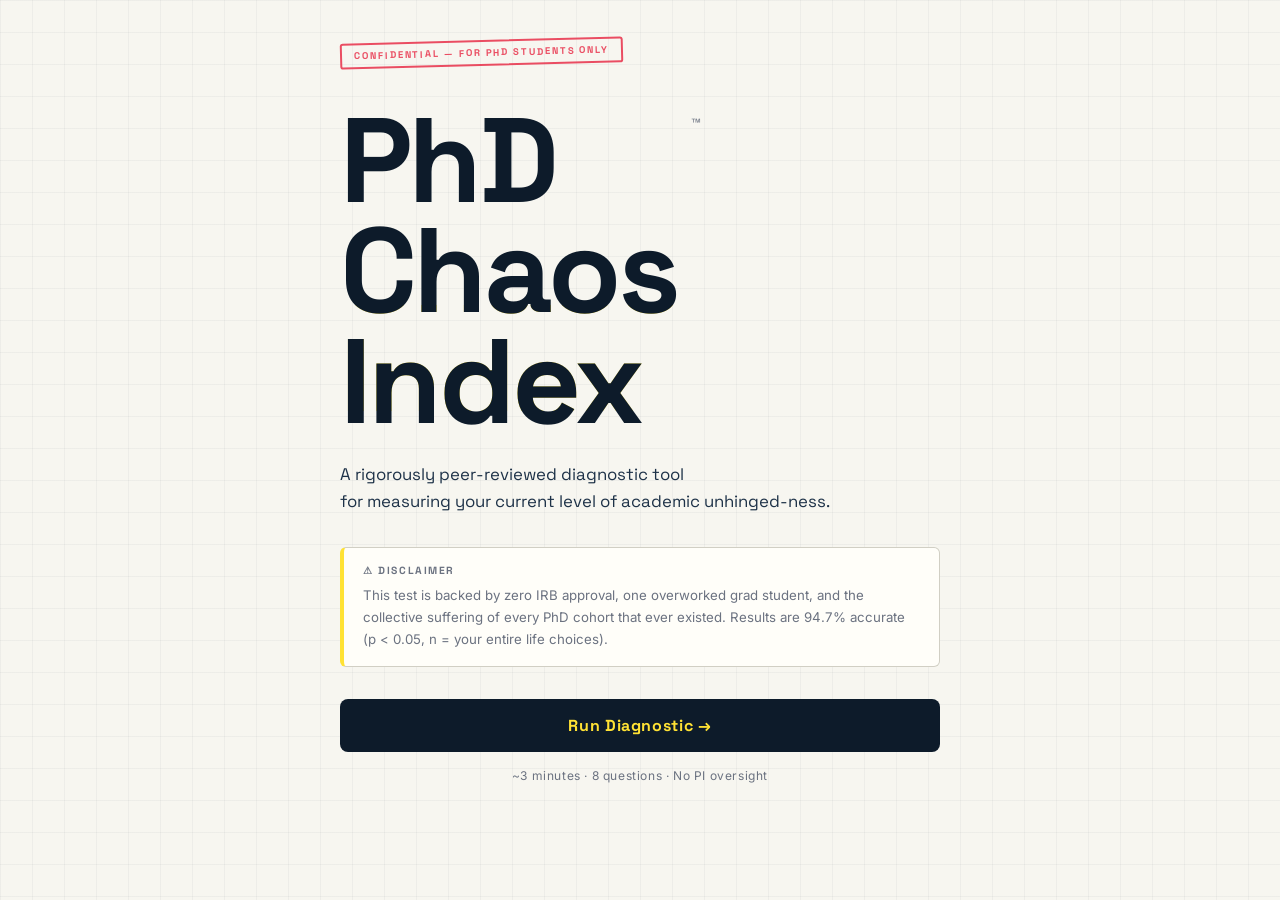
<file: index.html>
<!DOCTYPE html>
<html lang="en">
<head>
  <meta charset="UTF-8" />
  <meta name="viewport" content="width=device-width, initial-scale=1.0" />
  <title>PhD Chaos Index — How Unhinged Are You Today?</title>
  <link rel="icon" href="data:image/svg+xml,<svg xmlns=%22http://www.w3.org/2000/svg%22 viewBox=%220 0 100 100%22><text y=%22.9em%22 font-size=%2290%22>🔬</text></svg>" />
  <link rel="preconnect" href="https://fonts.googleapis.com" />
  <link rel="preconnect" href="https://fonts.gstatic.com" crossorigin />
  <link href="https://fonts.googleapis.com/css2?family=Space+Grotesk:wght@400;500;600;700&family=Inter:wght@300;400;500&display=swap" rel="stylesheet" />
  <style>
/* ════════════════════════════════════════
   PhD CHAOS INDEX — stylesheet
   Lab notebook gone feral aesthetic
   ════════════════════════════════════════ */

*, *::before, *::after { box-sizing: border-box; margin: 0; padding: 0; }

:root {
  --bg:       #F7F6F0;
  --paper:    #FFFEF9;
  --navy:     #0D1B2A;
  --navy-mid: #1E3248;
  --yellow:   #FFE234;
  --red:      #E8304A;
  --green:    #1A8A5A;
  --muted:    #6B7280;
  --border:   #D1CFC4;
  --ink:      #0D1B2A;

  --chaos-low:  #1A8A5A;
  --chaos-mid:  #F59E0B;
  --chaos-high: #E8304A;

  --font-display: 'Space Grotesk', sans-serif;
  --font-body:    'Inter', sans-serif;
}

/* ── BASE ── */
html { scroll-behavior: smooth; }

body {
  background: var(--bg);
  color: var(--ink);
  font-family: var(--font-body);
  font-weight: 400;
  min-height: 100vh;
  /* subtle grid paper texture */
  background-image:
    linear-gradient(rgba(13,27,42,0.04) 1px, transparent 1px),
    linear-gradient(90deg, rgba(13,27,42,0.04) 1px, transparent 1px);
  background-size: 32px 32px;
}

/* ── SCREENS ── */
.screen { display: none; }
.screen.active { display: block; }

.container {
  max-width: 640px;
  margin: 0 auto;
  padding: 2.5rem 1.25rem 5rem;
}

/* ════════════════════════════════════════
   INTRO SCREEN
   ════════════════════════════════════════ */

.stamp {
  display: inline-block;
  font-family: var(--font-display);
  font-size: 0.6rem;
  font-weight: 700;
  letter-spacing: 0.2em;
  text-transform: uppercase;
  color: var(--red);
  border: 2px solid var(--red);
  padding: 0.3rem 0.75rem;
  border-radius: 3px;
  transform: rotate(-1.5deg);
  margin-bottom: 2.5rem;
  opacity: 0.85;
}

.hero-title-wrap {
  position: relative;
  display: inline-block;
  margin-bottom: 1.5rem;
}

.hero-title {
  font-family: var(--font-display);
  font-size: clamp(4rem, 16vw, 7.5rem);
  font-weight: 700;
  line-height: 0.92;
  letter-spacing: -0.03em;
  color: var(--navy);
  /* The signature element: yellow highlight on title */
  background: linear-gradient(
    to bottom,
    transparent 60%,
    var(--yellow) 60%,
    var(--yellow) 92%,
    transparent 92%
  );
  -webkit-background-clip: text;
  background-clip: text;
  -webkit-text-fill-color: var(--navy);
}

.chaos-badge {
  position: absolute;
  top: 0.5rem;
  right: -1.5rem;
  font-family: var(--font-display);
  font-size: 1.1rem;
  color: var(--muted);
}

.hero-sub {
  font-family: var(--font-display);
  font-size: clamp(0.9rem, 2.5vw, 1.05rem);
  font-weight: 400;
  color: var(--navy-mid);
  line-height: 1.6;
  margin-bottom: 2rem;
}

.disclaimer-box {
  background: var(--paper);
  border: 1.5px solid var(--border);
  border-left: 4px solid var(--yellow);
  border-radius: 6px;
  padding: 1rem 1.2rem;
  margin-bottom: 2rem;
}

.disclaimer-label {
  display: block;
  font-family: var(--font-display);
  font-size: 0.65rem;
  font-weight: 700;
  letter-spacing: 0.15em;
  text-transform: uppercase;
  color: var(--muted);
  margin-bottom: 0.5rem;
}

.disclaimer-box p {
  font-size: 0.83rem;
  line-height: 1.65;
  color: var(--muted);
}

.footnote {
  text-align: center;
  font-size: 0.75rem;
  color: var(--muted);
  margin-top: 1rem;
  letter-spacing: 0.05em;
}

/* ════════════════════════════════════════
   BUTTONS
   ════════════════════════════════════════ */

.btn-primary {
  display: block;
  width: 100%;
  padding: 1rem 1.5rem;
  background: var(--navy);
  color: var(--yellow);
  font-family: var(--font-display);
  font-size: 1rem;
  font-weight: 700;
  letter-spacing: 0.04em;
  border: none;
  border-radius: 8px;
  cursor: pointer;
  transition: background 0.18s, transform 0.12s;
  text-align: center;
}

.btn-primary:hover {
  background: var(--navy-mid);
  transform: translateY(-2px);
}

.btn-next {
  display: block;
  width: 100%;
  padding: 0.9rem 1.5rem;
  background: var(--yellow);
  color: var(--navy);
  font-family: var(--font-display);
  font-size: 0.95rem;
  font-weight: 700;
  letter-spacing: 0.04em;
  border: none;
  border-radius: 8px;
  cursor: pointer;
  transition: opacity 0.18s, transform 0.12s;
  margin-top: 1rem;
}

.btn-next:disabled {
  opacity: 0.25;
  cursor: not-allowed;
  transform: none;
}

.btn-next:not(:disabled):hover {
  transform: translateY(-2px);
}

/* ════════════════════════════════════════
   CHAOS METER
   ════════════════════════════════════════ */

.meter-wrap {
  background: var(--paper);
  border: 1.5px solid var(--border);
  border-radius: 10px;
  padding: 1rem 1.2rem 0.8rem;
  margin-bottom: 1.5rem;
}

.meter-label-row {
  display: flex;
  justify-content: space-between;
  align-items: center;
  margin-bottom: 0.6rem;
}

.meter-label {
  font-family: var(--font-display);
  font-size: 0.65rem;
  font-weight: 700;
  letter-spacing: 0.18em;
  text-transform: uppercase;
  color: var(--muted);
}

.meter-value {
  font-family: var(--font-display);
  font-size: 1rem;
  font-weight: 700;
  color: var(--navy);
  transition: color 0.4s;
}

.meter-track {
  height: 14px;
  background: var(--bg);
  border: 1.5px solid var(--border);
  border-radius: 99px;
  overflow: hidden;
  position: relative;
  margin-bottom: 0.4rem;
}

.meter-fill {
  height: 100%;
  width: 0%;
  border-radius: 99px;
  background: linear-gradient(90deg, var(--chaos-low), var(--chaos-mid), var(--chaos-high));
  background-size: 300% 100%;
  transition: width 0.6s cubic-bezier(.4,0,.2,1), background-position 0.6s;
}

/* shake animation for high chaos */
@keyframes shake {
  0%, 100% { transform: translateX(0); }
  20% { transform: translateX(-3px) rotate(-0.5deg); }
  40% { transform: translateX(3px) rotate(0.5deg); }
  60% { transform: translateX(-2px); }
  80% { transform: translateX(2px); }
}

.meter-fill.shaking {
  animation: shake 0.4s ease-in-out infinite;
}

.meter-zones {
  display: flex;
  justify-content: space-between;
  font-size: 0.62rem;
  color: var(--muted);
  letter-spacing: 0.05em;
  padding: 0 2px;
}

/* ════════════════════════════════════════
   QUESTION CARD
   ════════════════════════════════════════ */

.q-card {
  background: var(--paper);
  border: 1.5px solid var(--border);
  border-radius: 12px;
  padding: 1.75rem 1.5rem;
  margin-bottom: 0;
  transition: opacity 0.25s, transform 0.25s;
}

.q-card.fade-out {
  opacity: 0;
  transform: translateY(-8px);
}

.q-meta {
  display: flex;
  justify-content: space-between;
  align-items: center;
  margin-bottom: 1.2rem;
}

.q-tag {
  font-family: var(--font-display);
  font-size: 0.62rem;
  font-weight: 700;
  letter-spacing: 0.18em;
  text-transform: uppercase;
  color: var(--muted);
}

.q-category {
  font-family: var(--font-display);
  font-size: 0.62rem;
  font-weight: 600;
  letter-spacing: 0.12em;
  text-transform: uppercase;
  background: var(--yellow);
  color: var(--navy);
  padding: 0.2rem 0.6rem;
  border-radius: 3px;
}

.q-text {
  font-family: var(--font-display);
  font-size: clamp(1rem, 3vw, 1.15rem);
  font-weight: 600;
  line-height: 1.45;
  color: var(--navy);
  margin-bottom: 1.5rem;
}

.options-grid {
  display: flex;
  flex-direction: column;
  gap: 0.6rem;
}

.option-btn {
  background: var(--bg);
  border: 1.5px solid var(--border);
  border-radius: 8px;
  padding: 0.85rem 1.1rem;
  text-align: left;
  font-family: var(--font-body);
  font-size: 0.88rem;
  font-weight: 400;
  color: var(--navy);
  cursor: pointer;
  transition: border-color 0.15s, background 0.15s, transform 0.1s;
  line-height: 1.5;
  display: flex;
  align-items: flex-start;
  gap: 0.6rem;
}

.option-btn:hover {
  border-color: var(--navy);
  background: var(--paper);
  transform: translateX(3px);
}

.option-btn.selected {
  border-color: var(--navy);
  background: var(--yellow);
  color: var(--navy);
  font-weight: 500;
}

.option-key {
  font-family: var(--font-display);
  font-size: 0.68rem;
  font-weight: 700;
  color: var(--muted);
  min-width: 1.2rem;
  margin-top: 2px;
  flex-shrink: 0;
}

.option-btn.selected .option-key { color: var(--navy); }

/* ════════════════════════════════════════
   RESULT SCREEN
   ════════════════════════════════════════ */

.result-header {
  text-align: center;
  margin-bottom: 2rem;
}

.result-eyebrow {
  font-family: var(--font-display);
  font-size: 0.65rem;
  font-weight: 700;
  letter-spacing: 0.22em;
  text-transform: uppercase;
  color: var(--muted);
  margin-bottom: 1.5rem;
}

.result-score-wrap {
  display: flex;
  justify-content: center;
  margin-bottom: 1.5rem;
}

.result-score-ring {
  position: relative;
  width: 130px;
  height: 130px;
}

.ring-svg {
  width: 100%;
  height: 100%;
  transform: rotate(-90deg);
}

.ring-bg {
  fill: none;
  stroke: var(--border);
  stroke-width: 8;
}

.ring-fill {
  fill: none;
  stroke: var(--navy);
  stroke-width: 8;
  stroke-linecap: round;
  stroke-dasharray: 327;
  stroke-dashoffset: 327;
  transition: stroke-dashoffset 1.2s cubic-bezier(.4,0,.2,1), stroke 0.5s;
}

.ring-inner {
  position: absolute;
  inset: 0;
  display: flex;
  flex-direction: column;
  align-items: center;
  justify-content: center;
}

.ring-number {
  font-family: var(--font-display);
  font-size: 2.2rem;
  font-weight: 700;
  color: var(--navy);
  line-height: 1;
}

.ring-unit {
  font-family: var(--font-display);
  font-size: 0.7rem;
  color: var(--muted);
  font-weight: 500;
}

.result-title {
  font-family: var(--font-display);
  font-size: clamp(1.5rem, 5vw, 2rem);
  font-weight: 700;
  color: var(--navy);
  margin-bottom: 0.5rem;
  line-height: 1.2;
}

.result-tagline {
  font-family: var(--font-body);
  font-size: 0.92rem;
  color: var(--muted);
  font-style: italic;
  line-height: 1.6;
  max-width: 440px;
  margin: 0 auto;
}

/* result blocks */
.result-body {
  display: flex;
  flex-direction: column;
  gap: 1rem;
  margin-bottom: 2rem;
}

.result-block {
  background: var(--paper);
  border: 1.5px solid var(--border);
  border-radius: 10px;
  padding: 1.25rem 1.3rem;
}

.highlight-block {
  border-color: var(--red);
  border-left: 4px solid var(--red);
  background: #FFF5F6;
}

.block-label {
  font-family: var(--font-display);
  font-size: 0.62rem;
  font-weight: 700;
  letter-spacing: 0.16em;
  text-transform: uppercase;
  color: var(--muted);
  margin-bottom: 0.65rem;
}

.block-text {
  font-size: 0.9rem;
  line-height: 1.75;
  color: #2D3748;
}

.citation-text {
  font-family: 'Courier New', monospace;
  font-size: 0.78rem;
  color: var(--muted);
  line-height: 1.7;
}

.result-actions {
  text-align: center;
}

.share-nudge {
  font-size: 0.78rem;
  color: var(--muted);
  margin-top: 0.85rem;
  font-style: italic;
}

/* ── RESPONSIVE ── */
@media (max-width: 480px) {
  .hero-title { font-size: clamp(3.5rem, 18vw, 5rem); }
  .q-card { padding: 1.3rem 1rem; }
  .result-block { padding: 1rem; }
  .container { padding: 2rem 1rem 4rem; }
}

@media (prefers-reduced-motion: reduce) {
  .meter-fill.shaking { animation: none; }
  * { transition-duration: 0.01ms !important; }
}

</style>
</head>
<body>

  <!-- ═══ INTRO SCREEN ═══ -->
  <section id="intro" class="screen active">
    <div class="container">
      <div class="stamp">CONFIDENTIAL — FOR PhD STUDENTS ONLY</div>

      <div class="hero-title-wrap">
        <h1 class="hero-title">PhD<br/>Chaos<br/>Index</h1>
        <div class="chaos-badge">™</div>
      </div>

      <p class="hero-sub">A rigorously peer-reviewed diagnostic tool<br/>for measuring your current level of academic unhinged-ness.</p>

      <div class="disclaimer-box">
        <span class="disclaimer-label">⚠ DISCLAIMER</span>
        <p>This test is backed by zero IRB approval, one overworked grad student, and the collective suffering of every PhD cohort that ever existed. Results are 94.7% accurate (p &lt; 0.05, n = your entire life choices).</p>
      </div>

      <button class="btn-primary" id="btn-start">Run Diagnostic →</button>

      <p class="footnote">~3 minutes · 8 questions · No PI oversight</p>
    </div>
  </section>

  <!-- ═══ QUIZ SCREEN ═══ -->
  <section id="quiz" class="screen">
    <div class="container">

      <!-- CHAOS METER -->
      <div class="meter-wrap">
        <div class="meter-label-row">
          <span class="meter-label">CHAOS LEVEL</span>
          <span class="meter-value" id="chaos-value">0%</span>
        </div>
        <div class="meter-track">
          <div class="meter-fill" id="chaos-fill"></div>
          <div class="meter-zones">
            <span>Functional</span>
            <span>Spiralling</span>
            <span>Chapped Marungi</span>
          </div>
        </div>
      </div>

      <!-- QUESTION CARD -->
      <div class="q-card" id="q-card">
        <div class="q-meta">
          <span class="q-tag" id="q-tag">QUESTION 01 / 08</span>
          <span class="q-category" id="q-category"></span>
        </div>
        <p class="q-text" id="q-text"></p>
        <div class="options-grid" id="options-grid"></div>
      </div>

      <button class="btn-next" id="btn-next" disabled>Next →</button>
    </div>
  </section>

  <!-- ═══ RESULT SCREEN ═══ -->
  <section id="result" class="screen">
    <div class="container">
      <div class="result-header">
        <p class="result-eyebrow">DIAGNOSTIC COMPLETE</p>
        <div class="result-score-wrap">
          <div class="result-score-ring">
            <svg viewBox="0 0 120 120" class="ring-svg">
              <circle cx="60" cy="60" r="52" class="ring-bg"/>
              <circle cx="60" cy="60" r="52" class="ring-fill" id="ring-fill"/>
            </svg>
            <div class="ring-inner">
              <span class="ring-number" id="ring-number">0</span>
              <span class="ring-unit">/ 100</span>
            </div>
          </div>
        </div>
        <h2 class="result-title" id="result-title"></h2>
        <p class="result-tagline" id="result-tagline"></p>
      </div>

      <div class="result-body">
        <div class="result-block" id="block-diagnosis">
          <p class="block-label">🔬 OFFICIAL DIAGNOSIS</p>
          <p class="block-text" id="result-diagnosis"></p>
        </div>

        <div class="result-block" id="block-pi">
          <p class="block-label">🕵️ PI THREAT ASSESSMENT</p>
          <p class="block-text" id="result-pi"></p>
        </div>

        <div class="result-block" id="block-survival">
          <p class="block-label">🧯 SURVIVAL PROTOCOL</p>
          <p class="block-text" id="result-survival"></p>
        </div>

        <div class="result-block highlight-block" id="block-roast">
          <p class="block-label">☠️ THE ROAST</p>
          <p class="block-text" id="result-roast"></p>
        </div>

        <div class="result-block" id="block-citation">
          <p class="block-label">📄 CITE THIS RESULT</p>
          <p class="block-text citation-text" id="result-citation"></p>
        </div>
      </div>

      <div class="result-actions">
        <button class="btn-primary" id="btn-restart">Run Diagnostic Again</button>
        <p class="share-nudge">Share your chaos score with your labmates. They're definitely worse.</p>
      </div>
    </div>
  </section>

  <script>
/* ════════════════════════════════════════
   PhD CHAOS INDEX — quiz.js
   All questions, scoring, and results
   ════════════════════════════════════════ */

// ── QUESTIONS ──────────────────────────────────────────────────────────────
// Each option has a `chaos` score (0–15). Higher = more unhinged.

const questions = [
  {
    category: "PI Surveillance",
    text: "Your PI just walked into the lab unannounced and is doing that thing where he 'casually' looks over your shoulder at your screen. You:",
    options: [
      { text: "Alt-tab to a paper. A relevant paper. One you've definitely read.", chaos: 2 },
      { text: "Minimize everything and say 'oh I was just about to come find you' with full eye contact.", chaos: 6 },
      { text: "Don't flinch. You have 11 tabs open and one of them is your CV updated with other labs.", chaos: 10 },
      { text: "Look him dead in the eyes, slowly close the laptop, and say nothing. Let him wonder.", chaos: 15 },
    ]
  },
  {
    category: "Lab Life",
    text: "It's 8pm. You've been in the lab since 9am. Your experiment failed for the 4th consecutive time this week. You feel:",
    options: [
      { text: "Frustrated, but methodical. I'll troubleshoot and try again tomorrow.", chaos: 1 },
      { text: "Honestly fine? I've emotionally detached from my data at this point.", chaos: 7 },
      { text: "One more failed replicate away from submitting my resignation via interpretive dance.", chaos: 12 },
      { text: "Nothing. I feel nothing. I am the experiment now.", chaos: 15 },
    ]
  },
  {
    category: "Psychoanalysis Hour",
    text: "Someone asks you to explain your research at a party. You give a 2-minute version. They say 'oh so you're like… a lab technician?' You:",
    options: [
      { text: "Politely clarify that a PhD involves original research and independent thought.", chaos: 2 },
      { text: "Say 'yeah basically' and immediately change the subject. It's not worth it.", chaos: 5 },
      { text: "Spiral internally while smiling externally. You're fine. Totally fine.", chaos: 9 },
      { text: "Ask them what THEY do, and then tell them a lab technician probably makes more than you anyway.", chaos: 14 },
    ]
  },
  {
    category: "On-the-Spot Thinking",
    text: "Your PI surprises you with 'so can you present your progress to the group right now? Just 10 minutes, off the top of your head.'",
    options: [
      { text: "Sure, let me just pull up my slides — I always keep them updated.", chaos: 1 },
      { text: "Nod confidently, open laptop, and frantically arrange figures into something defensible in 4 minutes.", chaos: 8 },
      { text: "My brain empties completely. I forget my own name. I describe my project using only metaphors.", chaos: 13 },
      { text: "Say 'absolutely' with full confidence, make up 60% of it in real time, and somehow it goes well. Chaotic evil.", chaos: 15 },
    ]
  },
  {
    category: "PI Intelligence",
    text: "Your PI emails you at 11pm asking 'where are you with the [thing]?' How do you read this?",
    options: [
      { text: "A genuine check-in. He's invested in my progress and wants to stay informed.", chaos: 1 },
      { text: "He probably just remembered and wanted to document that he asked. Classic.", chaos: 6 },
      { text: "This is surveillance disguised as mentorship. He knows. He always knows.", chaos: 11 },
      { text: "He's building a case. I've already started a reply that I've now deleted 7 times.", chaos: 15 },
    ]
  },
  {
    category: "Emotional State",
    text: "It's the middle of the week. Describe your current relationship with your thesis.",
    options: [
      { text: "We're in a good place. I feel clear on the direction and the timeline is manageable.", chaos: 0 },
      { text: "It's complicated. We're going through a rough patch but we'll be okay.", chaos: 6 },
      { text: "It's a situationship. I'm doing all the work, it gives me nothing back, and I can't leave.", chaos: 12 },
      { text: "We've both said things we can't take back. I'm staying for the stipend.", chaos: 15 },
    ]
  },
  {
    category: "Coping Mechanisms",
    text: "Your grant deadline is in 48 hours, your PI is cc'ing everyone on emails, and your code broke. You cope by:",
    options: [
      { text: "Breaking the problem into small tasks, making a priority list, and executing.", chaos: 1 },
      { text: "Ordering food, putting on a comfort show in one corner, and hyperfocusing until it's done.", chaos: 6 },
      { text: "Texting your labmate a single 'chapped marungi' and hoping they understand. They do.", chaos: 11 },
      { text: "Closing the laptop, lying on the floor of the lab, and staring at the ceiling for exactly 7 minutes before getting up and finishing everything in a fugue state.", chaos: 15 },
    ]
  },
  {
    category: "Final Boss",
    text: "Honestly, how unhinged are you RIGHT NOW, today, as you sit here taking this quiz instead of doing your actual work?",
    options: [
      { text: "I'm procrastinating but I have a plan. This counts as a mental health break.", chaos: 3 },
      { text: "Medium unhinged. I've eaten today but the sleep situation is complicated.", chaos: 8 },
      { text: "I've reread the same paragraph of a paper 4 times. I have a Slack message I haven't opened. I'm fine.", chaos: 12 },
      { text: "I found this quiz through a link chain I can no longer trace. I don't know what time it is.", chaos: 15 },
    ]
  }
];

// ── RESULT TIERS ────────────────────────────────────────────────────────────

const results = [
  {
    min: 0, max: 20,
    title: "Suspiciously Functional",
    tagline: "Either you're very okay, or you're very good at pretending. We respect both.",
    score_label: "Low",
    ring_color: "#1A8A5A",
    diagnosis: "Your chaos index registers at a concerningly low level. You make to-do lists and — here's the alarming part — you actually do them. Your methods section is organised. You've read papers this week that weren't just the abstract. Science needs people like you. Please don't leave.",
    pi: "LOW THREAT. Your PI's surveillance activities yield nothing of interest. He has started trying to find flaws in your work out of pure boredom. He cannot find them. This makes him more nosy.",
    survival: "Honestly? You don't need one. But watch your back — high-functioning PhD students tend to get voluntarily 'assigned' the new rotation students to mentor. This is how they get you.",
    roast: "You took a procrastination quiz and still somehow made it productive by treating it as a mindfulness exercise. You're the person in the group project who finishes their part early and 'doesn't mind' reviewing everyone else's. Your colleagues fear and adore you. You're low-key insufferable and entirely too okay for this environment.",
    citation: "Functional, S. (2024). A rare case of intact executive function in the third year of a PhD programme. Journal of Inexplicable Coping, 1(1), 1–3. DOI: 10.0000/how"
  },
  {
    min: 21, max: 45,
    title: "Academically Questionable",
    tagline: "Holding it together. But 'together' is doing a lot of work in that sentence.",
    score_label: "Moderate",
    ring_color: "#F59E0B",
    diagnosis: "You're in the zone where everything is technically fine but you've started narrating your own life in third person when you're very tired. You know what you need to do. You're just not doing it yet. The deadline isn't until Thursday. It's Tuesday. You're fine. You're so fine.",
    pi: "MODERATE THREAT. Your PI asks questions in a tone that suggests he already knows the answer. He schedules 'quick check-ins' that last 47 minutes. You've started maintaining a mental log of which days he waters the plants because those are his good days.",
    survival: "Rule 1: Always have one slide ready to show. Doesn't matter what it is. A figure, a half-made table, a flow chart. The appearance of progress is sometimes all you need. Rule 2: 'I'm finalising the analysis' means everything and nothing. Deploy freely.",
    roast: "You've described your thesis as 'almost there' for approximately six months. You have a complex relationship with your to-do list — you write things on it that you've already done, just for the satisfaction of crossing them off. You've explained your research to your parents so many times that they now give inaccurate summaries of it to relatives, and you've stopped correcting them.",
    citation: "Questionable, A. (2024). Functional dissociation as a sustainable PhD strategy: A mixed-methods self-study. Proceedings of the Annual Conference on Getting Through It, 4(2), 22–29."
  },
  {
    min: 46, max: 68,
    title: "Professionally Unravelling",
    tagline: "Chapped marungi mode: partial activation.",
    score_label: "High",
    ring_color: "#E8304A",
    diagnosis: "You are in a full situationship with your research. You've stopped being surprised when things go wrong and started being surprised when they go right. Your coping mechanisms have coping mechanisms. The lab is both your prison and your comfort zone, which is a psychological flag someone should probably look into.",
    pi: "HIGH THREAT. He is not just nosy — he is omniscient. He will mention, in your next meeting, something you thought in the shower. You've started conducting an internal audit before every interaction with him. You smile a specific way that means 'I hear you and I will address this' that doesn't mean you'll address it.",
    survival: "The Unravelling Protocol: (1) Eat something that isn't vending machine adjacent. (2) Close one — just ONE — browser tab. (3) Write down one true thing you know about your project. (4) Text a labmate. They are also unravelling. Misery plus company equals slightly less miserable. This is peer-reviewed.",
    roast: "You've read the same methods section of a paper four times and retained nothing. You have a draft email to your PI that you've edited so many times it now contradicts itself. Your inner monologue at this point is basically a live commentary of your own deterioration, and somehow you find it kind of funny? That's not a bad sign, actually. It means you're still in there.",
    citation: "Unravelling, P. (2024). Systematic collapse with preserved sense of humour: A longitudinal case study. International Journal of Okay But Actually Are You Okay, 3(1), 44–51. DOI: 10.0000/send-help"
  },
  {
    min: 69, max: 85,
    title: "Full Chapped Marungi Mode",
    tagline: "We see you. We understand. There are no words, only solidarity.",
    score_label: "Critical",
    ring_color: "#9333EA",
    diagnosis: "You have entered a state that cannot be adequately captured in academic language. Your relationship with time has become abstract. Your PI's name now triggers a physiological stress response. You've started referring to your thesis in the third person as 'the document.' The document is not cooperating. You are aware of this. You are choosing to take a quiz about it.",
    pi: "CRITICAL THREAT. Your PI is not a person at this point. He is a force of nature. A weather event. He doesn't knock. He emails at 11pm. He says 'as discussed' in reference to things that were never discussed. You have compiled a complete psychological profile of his behaviour patterns. This is not healthy but it is extremely accurate.",
    survival: "EMERGENCY PROTOCOL: (1) You are allowed to have a bad week. A bad month. Science is hard. You are one person. (2) The fact that you're still here means you're more stubborn than your worst day. (3) Close the laptop. Not to give up. To come back to it tomorrow. (4) Someone in your life thinks you're brilliant. They're not wrong. They also want you to eat something.",
    roast: "You took a quiz called the PhD Chaos Index and your result was FULL CHAPPED MARUNGI MODE. You knew this before you started. You took it for the validation. We're not judging — we ARE the quiz — and even we are a little concerned. You're funny about it, which is good. You're still showing up, which is impressive. But please, genuinely, have a glass of water and text someone back.",
    citation: "Marungi, C. (2024). Terminal chaos and its discontents: A first-person account with no control group. I Cannot Believe I'm Still Here: A Journal, 7(4), 1–1. DOI: 10.0000/chapped"
  },
  {
    min: 86, max: 120,
    title: "Beyond Classification",
    tagline: "The diagnostic tool cannot diagnose you. You have defeated the quiz.",
    score_label: "Transcendent",
    ring_color: "#0D1B2A",
    diagnosis: "You have achieved a state of chaos so complete that it has looped back into a kind of zen. You are not stressed. You are not fine. You are something else entirely — a being of pure deadline and spite, sustained by the sheer audacity of continuing to exist in academia. Your chaos index reads as an error. This is a feature, not a bug.",
    pi: "THREAT LEVEL: IRRELEVANT. You and your PI have entered a silent mutual understanding that can only be forged in the crucible of shared suffering. He is nosy. You are ungovernable. It balances out. Neither of you will speak of it.",
    survival: "There is no survival protocol for where you are. There is only the next thing. And then the next thing. And somehow you will do it — because you always do — because whatever this version of you is, it's stubborn and weird and surprisingly resilient. Chapped marungi fully activated. You're still here. That means something.",
    roast: "The irony is that you answered a quiz about losing your mind with the answers of someone who has already made peace with it. You're not chaotic — you're post-chaotic. You've been through the loop and come out the other side with a dry sense of humour and absolutely zero patience for anyone's nonsense. Honestly? Iconic. Terrible coping strategies, iconic personality.",
    citation: "Beyond, C. (2024). I transcended the chaos scale and all I got was this result. Unpublished. It will never be published. That's fine. That's okay. Journal of Things That Will Never Be Submitted, ∞."
  }
];

// ── STATE ────────────────────────────────────────────────────────────────────
let currentQ   = 0;
let totalChaos = 0;
let selected   = null;
const maxPossible = questions.reduce((sum, q) =>
  sum + Math.max(...q.options.map(o => o.chaos)), 0);

// ── DOM REFS ─────────────────────────────────────────────────────────────────
const screens   = { intro: null, quiz: null, result: null };
const elFill    = () => document.getElementById('chaos-fill');
const elValue   = () => document.getElementById('chaos-value');
const elQTag    = () => document.getElementById('q-tag');
const elQCat    = () => document.getElementById('q-category');
const elQText   = () => document.getElementById('q-text');
const elOptions = () => document.getElementById('options-grid');
const elCard    = () => document.getElementById('q-card');
const elBtnNext = () => document.getElementById('btn-next');

// ── SCREEN MANAGEMENT ────────────────────────────────────────────────────────
function showScreen(id) {
  document.querySelectorAll('.screen').forEach(s => s.classList.remove('active'));
  document.getElementById(id).classList.add('active');
  window.scrollTo({ top: 0, behavior: 'smooth' });
}

// ── CHAOS METER ──────────────────────────────────────────────────────────────
function updateMeter(chaosScore) {
  const pct = Math.round((chaosScore / maxPossible) * 100);
  const fill = elFill();
  const val  = elValue();

  fill.style.width = pct + '%';
  fill.style.backgroundPosition = `${100 - pct}% 50%`;
  val.textContent = pct + '%';

  // shake when very chaotic
  if (pct >= 70) {
    fill.classList.add('shaking');
  } else {
    fill.classList.remove('shaking');
  }

  // color the percentage label
  if (pct < 35)      val.style.color = 'var(--chaos-low)';
  else if (pct < 65) val.style.color = 'var(--chaos-mid)';
  else               val.style.color = 'var(--chaos-high)';
}

// ── RENDER QUESTION ──────────────────────────────────────────────────────────
function renderQuestion() {
  const q     = questions[currentQ];
  const total = questions.length;
  const keys  = ['A', 'B', 'C', 'D'];

  elQTag().textContent      = `QUESTION ${String(currentQ + 1).padStart(2,'0')} / ${String(total).padStart(2,'0')}`;
  elQCat().textContent      = q.category;
  elQText().textContent     = q.text;

  const grid = elOptions();
  grid.innerHTML = '';

  // shuffle display order each time (chaos should feel random)
  const shuffled = [...q.options].map((opt, i) => ({ ...opt, origIndex: i }));
  shuffled.sort(() => Math.random() - 0.5);

  shuffled.forEach((opt, i) => {
    const btn = document.createElement('button');
    btn.className = 'option-btn';
    btn.innerHTML = `<span class="option-key">${keys[i]}</span>${opt.text}`;
    btn.dataset.chaos = opt.chaos;
    btn.addEventListener('click', () => selectOption(btn));
    grid.appendChild(btn);
  });

  selected = null;
  elBtnNext().disabled = true;
}

function selectOption(el) {
  document.querySelectorAll('.option-btn').forEach(b => b.classList.remove('selected'));
  el.classList.add('selected');
  selected = parseInt(el.dataset.chaos, 10);
  elBtnNext().disabled = false;
}

// ── ADVANCE ──────────────────────────────────────────────────────────────────
function advance() {
  if (selected === null) return;
  totalChaos += selected;
  updateMeter(totalChaos);

  if (currentQ < questions.length - 1) {
    const card = elCard();
    card.classList.add('fade-out');
    setTimeout(() => {
      currentQ++;
      card.classList.remove('fade-out');
      renderQuestion();
    }, 250);
  } else {
    showResult();
  }
}

// ── SHOW RESULT ───────────────────────────────────────────────────────────────
function showResult() {
  const pct = Math.round((totalChaos / maxPossible) * 100);
  const tier = results.find(r => pct >= r.min && pct <= r.max) || results[results.length - 1];

  // populate result UI
  document.getElementById('result-title').textContent    = tier.title;
  document.getElementById('result-tagline').textContent  = tier.tagline;
  document.getElementById('result-diagnosis').textContent = tier.diagnosis;
  document.getElementById('result-pi').textContent       = tier.pi;
  document.getElementById('result-survival').textContent = tier.survival;
  document.getElementById('result-roast').textContent    = tier.roast;
  document.getElementById('result-citation').textContent = tier.citation;

  // animate ring
  const ring   = document.getElementById('ring-fill');
  const numEl  = document.getElementById('ring-number');
  const circum = 327; // 2π × 52
  ring.style.stroke = tier.ring_color;
  ring.style.strokeDashoffset = circum - (circum * pct / 100);

  // count-up animation
  let count = 0;
  const target = pct;
  const step = Math.max(1, Math.floor(target / 60));
  const timer = setInterval(() => {
    count = Math.min(count + step, target);
    numEl.textContent = count;
    if (count >= target) clearInterval(timer);
  }, 20);

  showScreen('result');
}

// ── RESET ─────────────────────────────────────────────────────────────────────
function resetQuiz() {
  currentQ   = 0;
  totalChaos = 0;
  selected   = null;
  updateMeter(0);
  renderQuestion();
  showScreen('quiz');
}

// ── INIT ─────────────────────────────────────────────────────────────────────
document.addEventListener('DOMContentLoaded', () => {
  document.getElementById('btn-start').addEventListener('click', () => {
    showScreen('quiz');
    renderQuestion();
  });

  document.getElementById('btn-next').addEventListener('click', advance);
  document.getElementById('btn-restart').addEventListener('click', resetQuiz);
});

</script>
</body>
</html>
</file>
